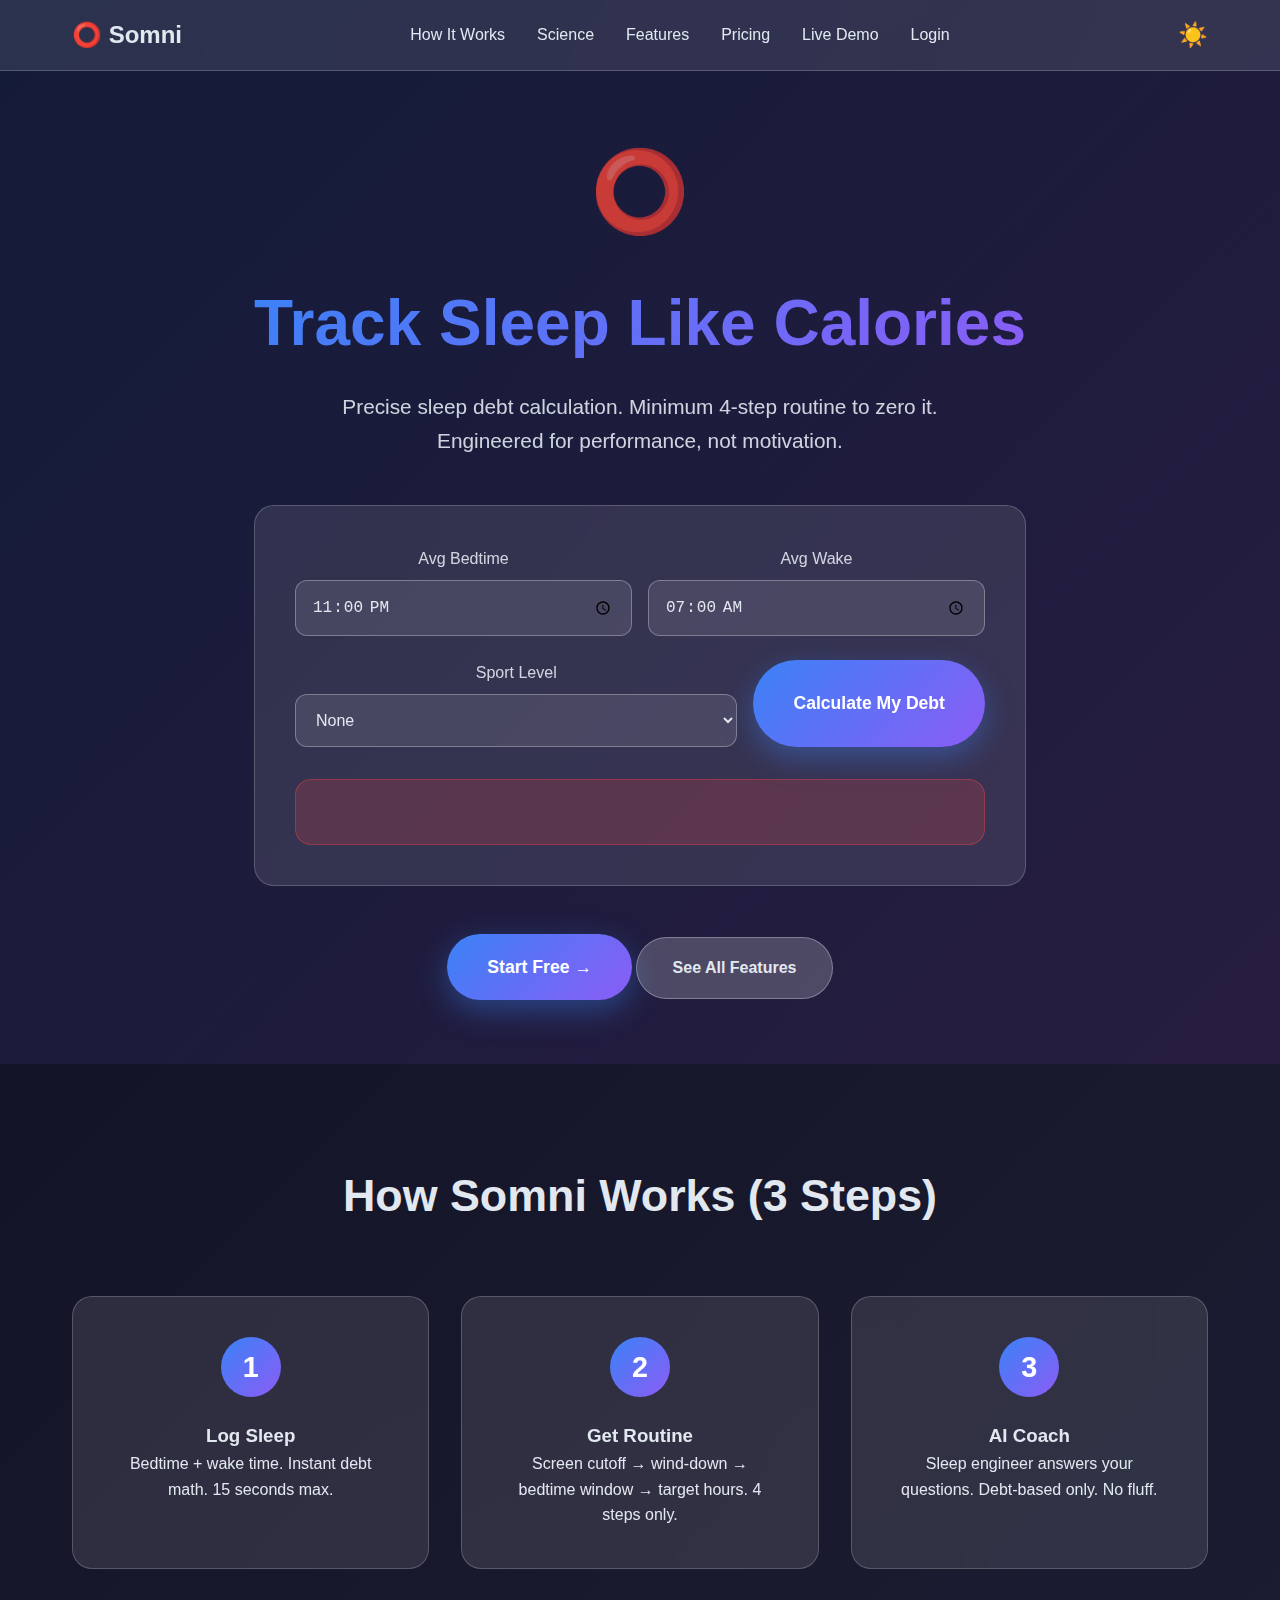
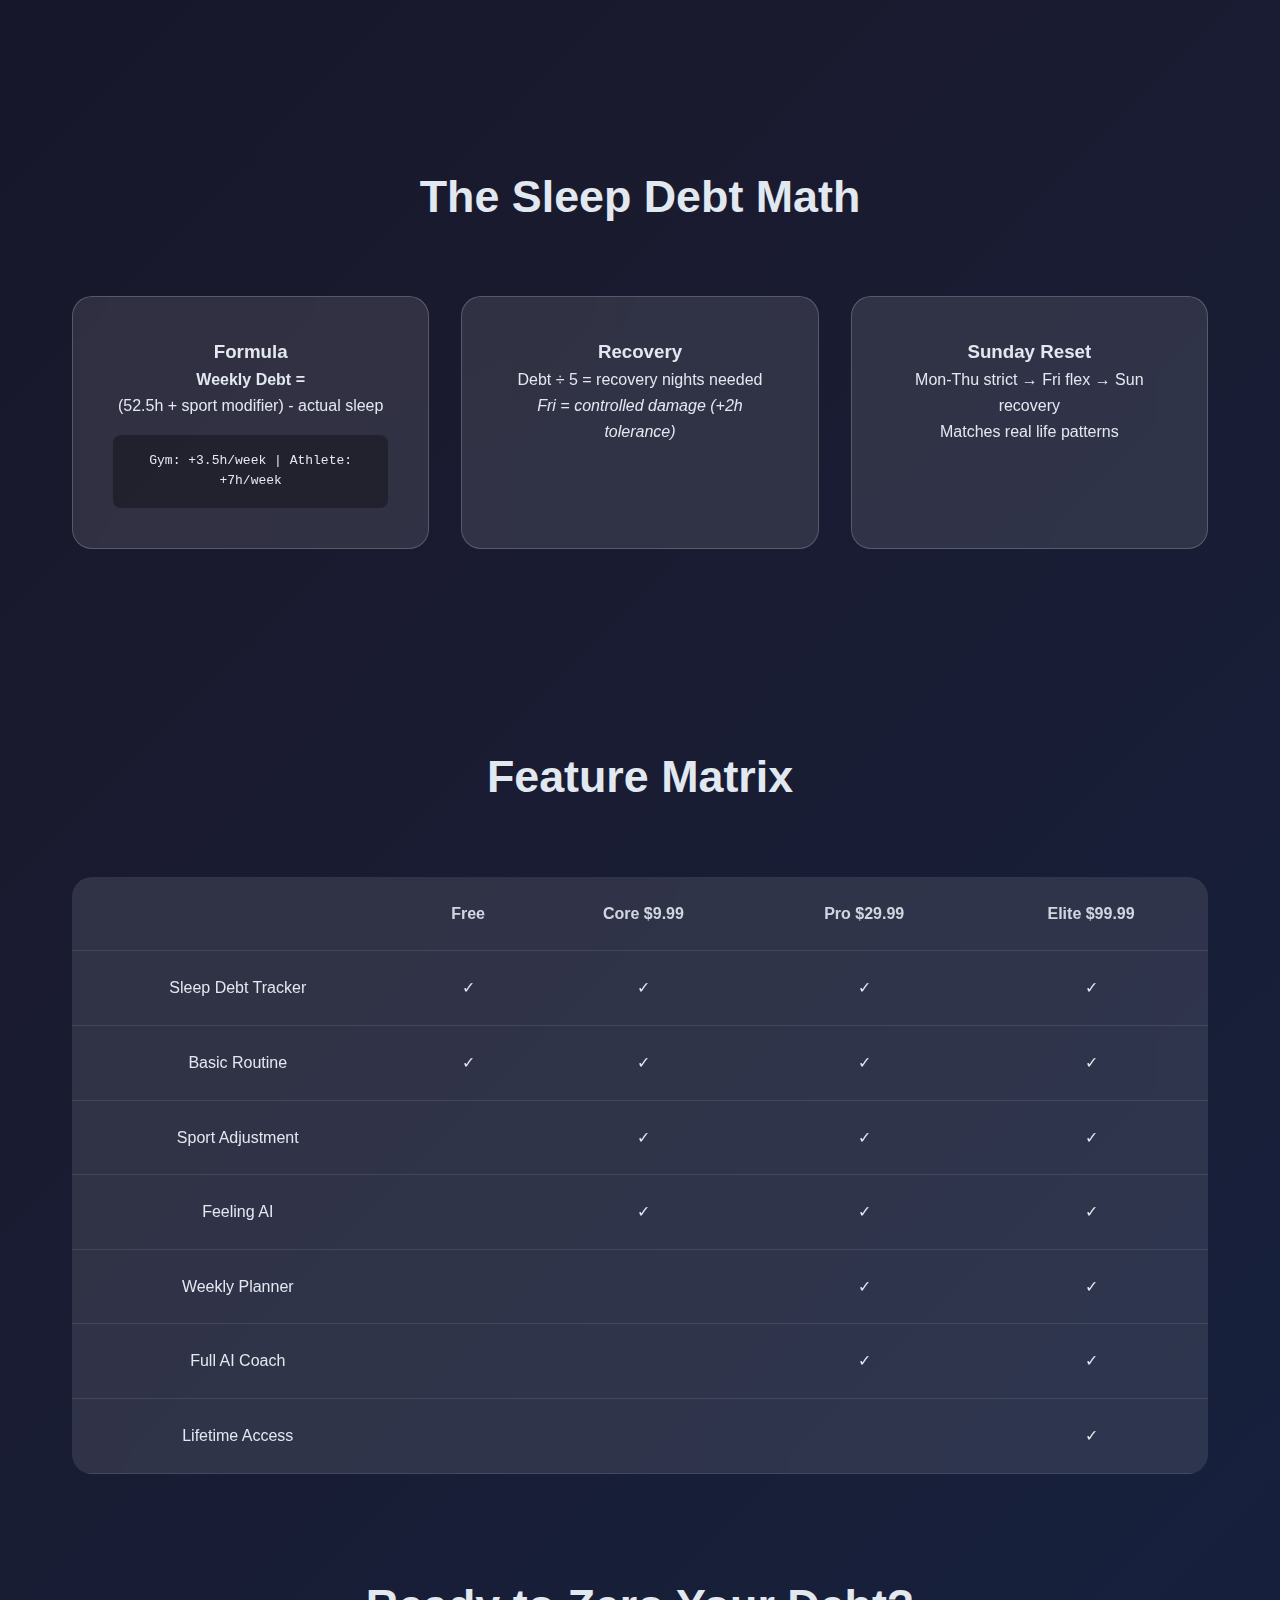
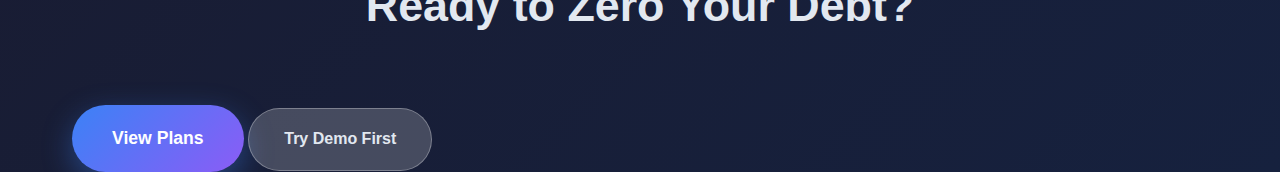
<file: index.html>
<!DOCTYPE html>
<html lang="en">
<head>
    <meta charset="UTF-8">
    <meta name="viewport" content="width=device-width, initial-scale=1.0">
    <title>Somni AI - Track Sleep Like Calories</title>
    <link rel="stylesheet" href="style.css">
    <link rel="manifest" href="manifest.json">
    <meta name="theme-color" content="#3b82f6">
</head>
<body class="dark-mode">
    <nav class="navbar">
        <div class="nav-container">
            <div class="logo">⭕ Somni</div>
            <ul class="nav-menu">
                <li><a href="#how">How It Works</a></li>
                <li><a href="#science">Science</a></li>
                <li><a href="#features">Features</a></li>
                <li><a href="pricing.html">Pricing</a></li>
                <li><a href="demo.html">Live Demo</a></li>
                <li><a href="login.html">Login</a></li>
            </ul>
            <div class="theme-toggle">🌙</div>
        </div>
    </nav>

    <section class="hero">
        <div class="hero-content">
            <div class="logo-symbol">⭕</div>
            <h1>Track Sleep Like Calories</h1>
            <p class="hero-subtitle">Precise sleep debt calculation. Minimum 4-step routine to zero it. Engineered for performance, not motivation.</p>
            
            <div class="demo-calculator">
                <div class="input-row">
                    <div class="input-group">
                        <label>Avg Bedtime</label>
                        <input type="time" id="demo-bed" value="23:00">
                    </div>
                    <div class="input-group">
                        <label>Avg Wake</label>
                        <input type="time" id="demo-wake" value="07:00">
                    </div>
                </div>
                <div class="input-row">
                    <div class="input-group">
                        <label>Sport Level</label>
                        <select id="demo-sport">
                            <option value="0">None</option>
                            <option value="0.5">Gym (3x/week)</option>
                            <option value="1">Athlete (daily)</option>
                        </select>
                    </div>
                    <button class="cta-primary" onclick="calculateDemoDebt()">Calculate My Debt</button>
                </div>
                <div id="demo-result" class="demo-result"></div>
            </div>

            <div class="hero-buttons">
                <a href="signup.html" class="cta-primary">Start Free →</a>
                <a href="#features" class="cta-secondary">See All Features</a>
            </div>
        </div>
    </section>

    <section id="how" class="section how-works">
        <div class="container">
            <h2>How Somni Works (3 Steps)</h2>
            <div class="process-grid">
                <div class="process-step">
                    <div class="step-number">1</div>
                    <h3>Log Sleep</h3>
                    <p>Bedtime + wake time. Instant debt math. 15 seconds max.</p>
                </div>
                <div class="process-step">
                    <div class="step-number">2</div>
                    <h3>Get Routine</h3>
                    <p>Screen cutoff → wind-down → bedtime window → target hours. 4 steps only.</p>
                </div>
                <div class="process-step">
                    <div class="step-number">3</div>
                    <h3>AI Coach</h3>
                    <p>Sleep engineer answers your questions. Debt-based only. No fluff.</p>
                </div>
            </div>
        </div>
    </section>

    <section id="science" class="section science">
        <div class="container">
            <h2>The Sleep Debt Math</h2>
            <div class="science-grid">
                <div class="science-card">
                    <h3>Formula</h3>
                    <p><strong>Weekly Debt =</strong><br>(52.5h + sport modifier) - actual sleep</p>
                    <div class="formula">Gym: +3.5h/week | Athlete: +7h/week</div>
                </div>
                <div class="science-card">
                    <h3>Recovery</h3>
                    <p>Debt ÷ 5 = recovery nights needed<br><em>Fri = controlled damage (+2h tolerance)</em></p>
                </div>
                <div class="science-card">
                    <h3>Sunday Reset</h3>
                    <p>Mon-Thu strict → Fri flex → Sun recovery<br>Matches real life patterns</p>
                </div>
            </div>
        </div>
    </section>

    <section id="features" class="section features">
        <div class="container">
            <h2>Feature Matrix</h2>
            <div class="features-table">
                <table>
                    <thead>
                        <tr><th></th><th>Free</th><th>Core $9.99</th><th>Pro $29.99</th><th>Elite $99.99</th></tr>
                    </thead>
                    <tbody>
                        <tr><td>Sleep Debt Tracker</td><td>✓</td><td>✓</td><td>✓</td><td>✓</td></tr>
                        <tr><td>Basic Routine</td><td>✓</td><td>✓</td><td>✓</td><td>✓</td></tr>
                        <tr><td>Sport Adjustment</td><td></td><td>✓</td><td>✓</td><td>✓</td></tr>
                        <tr><td>Feeling AI</td><td></td><td>✓</td><td>✓</td><td>✓</td></tr>
                        <tr><td>Weekly Planner</td><td></td><td></td><td>✓</td><td>✓</td></tr>
                        <tr><td>Full AI Coach</td><td></td><td></td><td>✓</td><td>✓</td></tr>
                        <tr><td>Lifetime Access</td><td></td><td></td><td></td><td>✓</td></tr>
                    </tbody>
                </table>
            </div>
        </div>
    </section>

    <section class="cta-section">
        <div class="container">
            <h2>Ready to Zero Your Debt?</h2>
            <div class="cta-buttons">
                <a href="pricing.html" class="cta-primary">View Plans</a>
                <a href="demo.html" class="cta-secondary">Try Demo First</a>
            </div>
        </div>
    </section>

    <script src="script.js"></script>
</body>
</html>
</file>
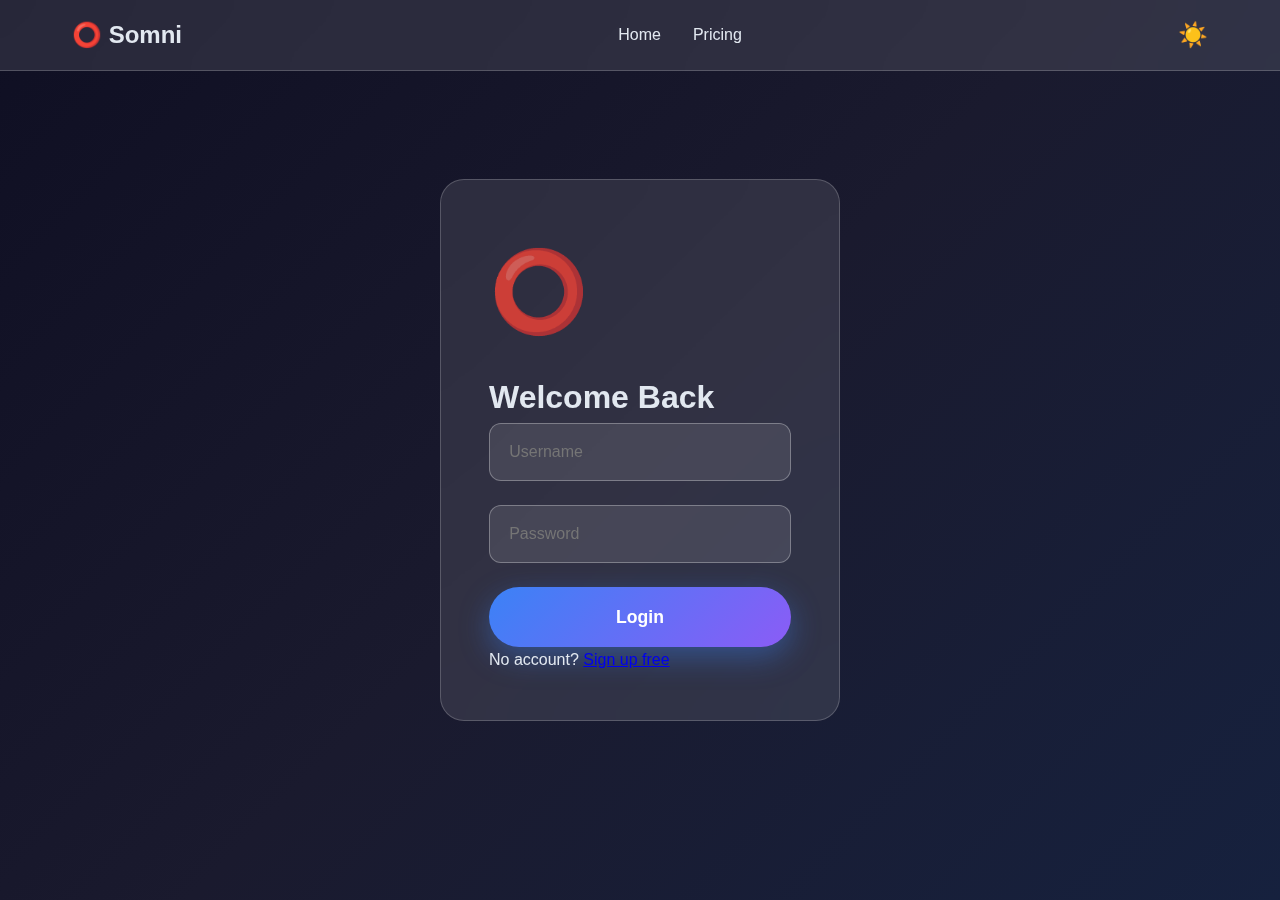
<file: dashboard.html>
<!DOCTYPE html>
<html lang="en">
<head>
    <meta charset="UTF-8">
    <meta name="viewport" content="width=device-width, initial-scale=1.0">
    <title>Dashboard - Somni AI</title>
    <link rel="stylesheet" href="style.css">
</head>
<body class="dark-mode">
    <nav class="navbar app-nav">
        <div class="nav-container">
            <div class="logo">⭕ Somni</div>
            <ul class="nav-menu">
                <li><a href="dashboard.html" class="active">Debt</a></li>
                <li><a href="log-sleep.html">Log</a></li>
                <li><a href="routine.html">Tonight</a></li>
                <li><a href="coach.html">Coach</a></li>
                <li><a href="feeling.html" id="feeling-link" class="locked">Feeling</a></li>
                <li><a href="weekly.html" id="weekly-link" class="locked">Weekly</a></li>
                <li><a href="pricing.html">Upgrade</a></li>
                <li><a href="settings.html">⚙️</a></li>
            </ul>
            <div class="theme-toggle">🌙</div>
        </div>
    </nav>

    <section class="dashboard-hero">
        <div class="container">
            <div class="debt-metrics">
                <div class="debt-display">
                    <h1 id="current-debt">0.0h</h1>
                    <p id="debt-label">Weekly sleep debt</p>
                </div>
                <div class="last-night">
                    <h3>Last Night</h3>
                    <p id="last-night">--</p>
                </div>
            </div>
            
            <div class="quick-actions">
                <a href="log-sleep.html" class="cta-primary">Log Last Night</a>
                <a href="routine.html" class="cta-secondary">Tonight's Routine</a>
                <a href="coach.html" class="cta-secondary">Ask Coach</a>
            </div>

            <div class="plan-status">
                <span id="plan-badge">Free Plan</span>
                <a href="pricing.html" class="upgrade-link">Upgrade →</a>
            </div>
        </div>
    </section>

    <script src="script.js"></script>
</body>
</html>
</file>
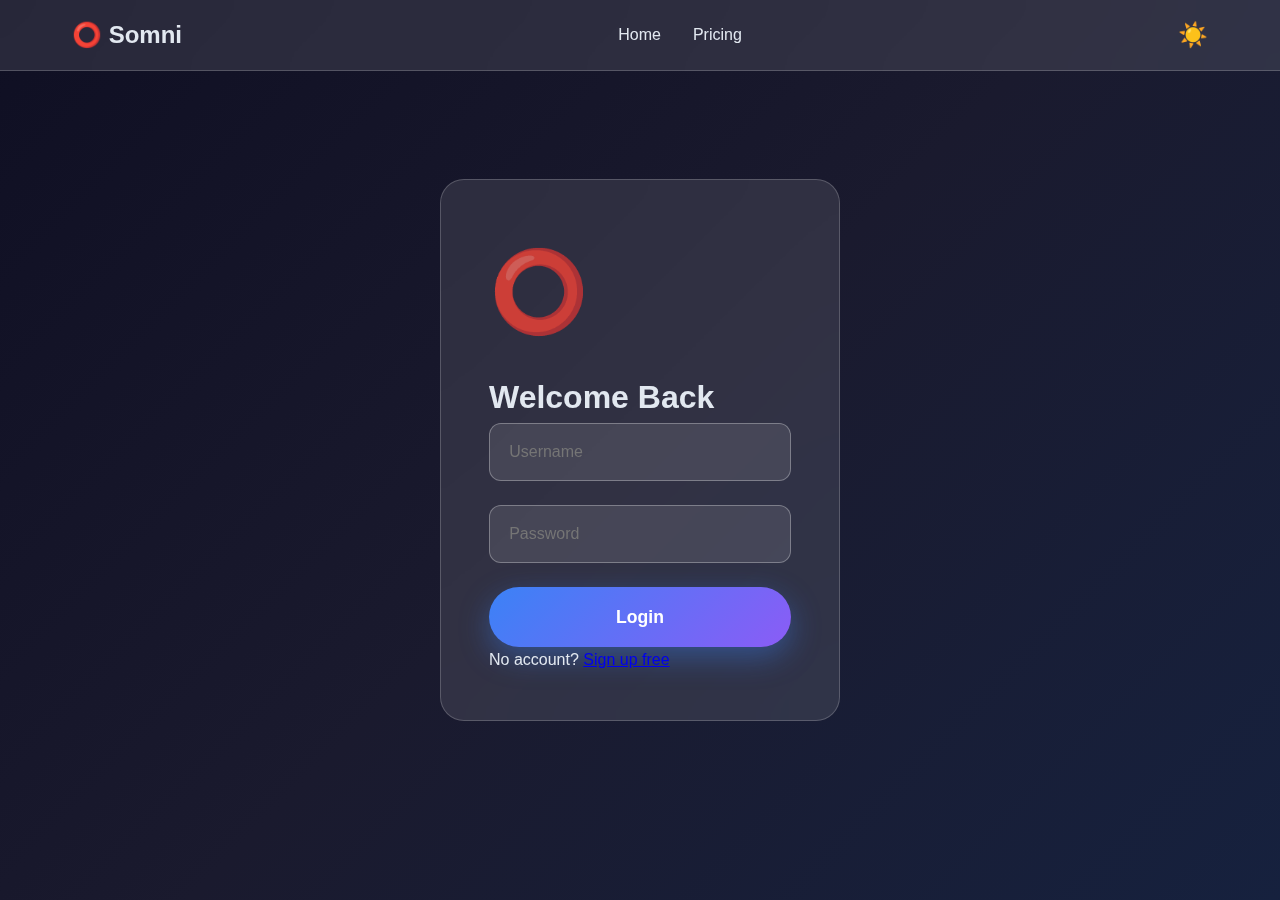
<file: login.html>
<!DOCTYPE html>
<html lang="en">
<head>
    <meta charset="UTF-8">
    <meta name="viewport" content="width=device-width, initial-scale=1.0">
    <title>Login - Somni AI</title>
    <link rel="stylesheet" href="style.css">
</head>
<body class="dark-mode">
    <nav class="navbar">
        <div class="nav-container">
            <div class="logo">⭕ Somni</div>
            <ul class="nav-menu">
                <li><a href="index.html">Home</a></li>
                <li><a href="pricing.html">Pricing</a></li>
            </ul>
            <div class="theme-toggle">🌙</div>
        </div>
    </nav>

    <section class="auth-section">
        <div class="auth-container">
            <div class="logo-symbol">⭕</div>
            <h1>Welcome Back</h1>
            <form id="login-form" onsubmit="handleLogin(event)">
                <input type="text" id="login-username" placeholder="Username" required class="form-input">
                <input type="password" id="login-password" placeholder="Password" required class="form-input">
                <button type="submit" class="cta-primary full-width">Login</button>
            </form>
            <p class="auth-link">No account? <a href="signup.html">Sign up free</a></p>
        </div>
    </section>

    <script src="script.js"></script>
</body>
</html>
</file>
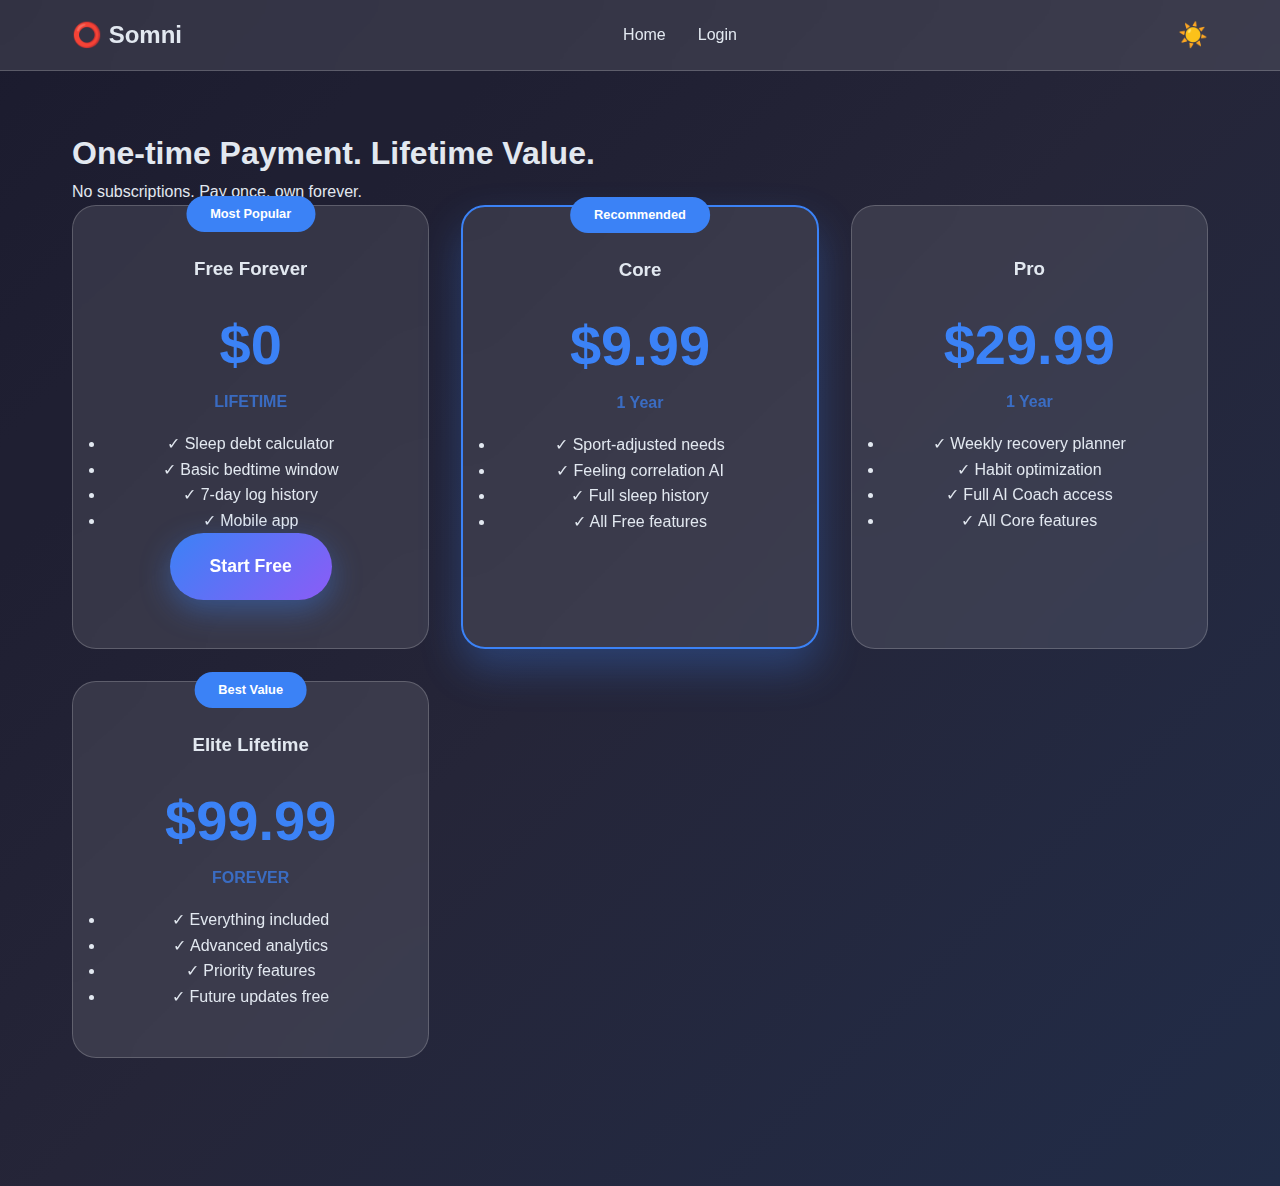
<file: pricing.html>
<!DOCTYPE html>
<html lang="en">
<head>
    <meta charset="UTF-8">
    <meta name="viewport" content="width=device-width, initial-scale=1.0">
    <title>Pricing - Somni AI</title>
    <link rel="stylesheet" href="style.css">
    <script src="https://www.paypal.com/sdk/js?client-id=BAAkG-FXxYga_FNSogVneiRPidsy1Xyx_5-isM0kwA7ygPTSXyYH3HxxQ9H0RcW_JLdAV25pUyDiR0F4Bw&components=hosted-buttons&disable-funding=venmo&currency=USD"></script>
</head>
<body class="dark-mode">
    <nav class="navbar">
        <div class="nav-container">
            <div class="logo">⭕ Somni</div>
            <ul class="nav-menu">
                <li><a href="index.html">Home</a></li>
                <li><a href="login.html">Login</a></li>
            </ul>
            <div class="theme-toggle">🌙</div>
        </div>
    </nav>

    <section class="pricing-hero">
        <div class="container">
            <h1>One-time Payment. Lifetime Value.</h1>
            <p class="pricing-subtitle">No subscriptions. Pay once, own forever.</p>
            
            <!-- HIDDEN PROMO (Only you know - Inspect Element) -->
            <div id="promo-section" style="display:none; padding:2rem; background:rgba(255,255,255,0.1); border-radius:20px; margin:2rem 0; text-align:center;">
                <input type="text" id="promo-input" placeholder="Promo code" style="padding:1rem; border-radius:12px; border:1px solid rgba(255,255,255,0.3); background:rgba(255,255,255,0.1); color:inherit; width:300px;">
                <button class="cta-primary" onclick="applyPromo()" style="margin-left:1rem;">Unlock Elite</button>
            </div>

            <div class="pricing-grid">
                <div class="price-card free">
                    <div class="plan-badge">Most Popular</div>
                    <h3>Free Forever</h3>
                    <div class="price">$0<span>LIFETIME</span></div>
                    <ul>
                        <li>✓ Sleep debt calculator</li>
                        <li>✓ Basic bedtime window</li>
                        <li>✓ 7-day log history</li>
                        <li>✓ Mobile app</li>
                    </ul>
                    <a href="signup.html" class="cta-primary">Start Free</a>
                </div>

                <div class="price-card core popular">
                    <div class="plan-badge">Recommended</div>
                    <h3>Core</h3>
                    <div class="price">$9.99<span>1 Year</span></div>
                    <ul>
                        <li>✓ Sport-adjusted needs</li>
                        <li>✓ Feeling correlation AI</li>
                        <li>✓ Full sleep history</li>
                        <li>✓ All Free features</li>
                    </ul>
                    <div id="paypal-core"></div>
                </div>

                <div class="price-card pro">
                    <h3>Pro</h3>
                    <div class="price">$29.99<span>1 Year</span></div>
                    <ul>
                        <li>✓ Weekly recovery planner</li>
                        <li>✓ Habit optimization</li>
                        <li>✓ Full AI Coach access</li>
                        <li>✓ All Core features</li>
                    </ul>
                    <div id="paypal-pro"></div>
                </div>

                <div class="price-card elite">
                    <div class="plan-badge">Best Value</div>
                    <h3>Elite Lifetime</h3>
                    <div class="price">$99.99<span>FOREVER</span></div>
                    <ul>
                        <li>✓ Everything included</li>
                        <li>✓ Advanced analytics</li>
                        <li>✓ Priority features</li>
                        <li>✓ Future updates free</li>
                    </ul>
                    <div id="paypal-elite"></div>
                </div>
            </div>
        </div>
    </section>

    <script src="script.js"></script>
    <script>
        // PayPal Buttons with Plan Unlocks
        paypal.HostedButtons({
            hostedButtonId: "PXP2X6MMCT2XJ",
            onApproved: function() {
                setPlan('core');
                window.location.href = 'dashboard.html?plan=core';
            }
        }).render("#paypal-core");

        paypal.HostedButtons({
            hostedButtonId: "Z5PAEPZMQ5HD2",
            onApproved: function() {
                setPlan('pro');
                window.location.href = 'dashboard.html?plan=pro';
            }
        }).render("#paypal-pro");

        paypal.HostedButtons({
            hostedButtonId: "MNTEEM7ZNE4NJ",
            onApproved: function() {
                setPlan('elite');
                window.location.href = 'dashboard.html?plan=elite';
            }
        }).render("#paypal-elite");
    </script>
</body>
</html>
</file>
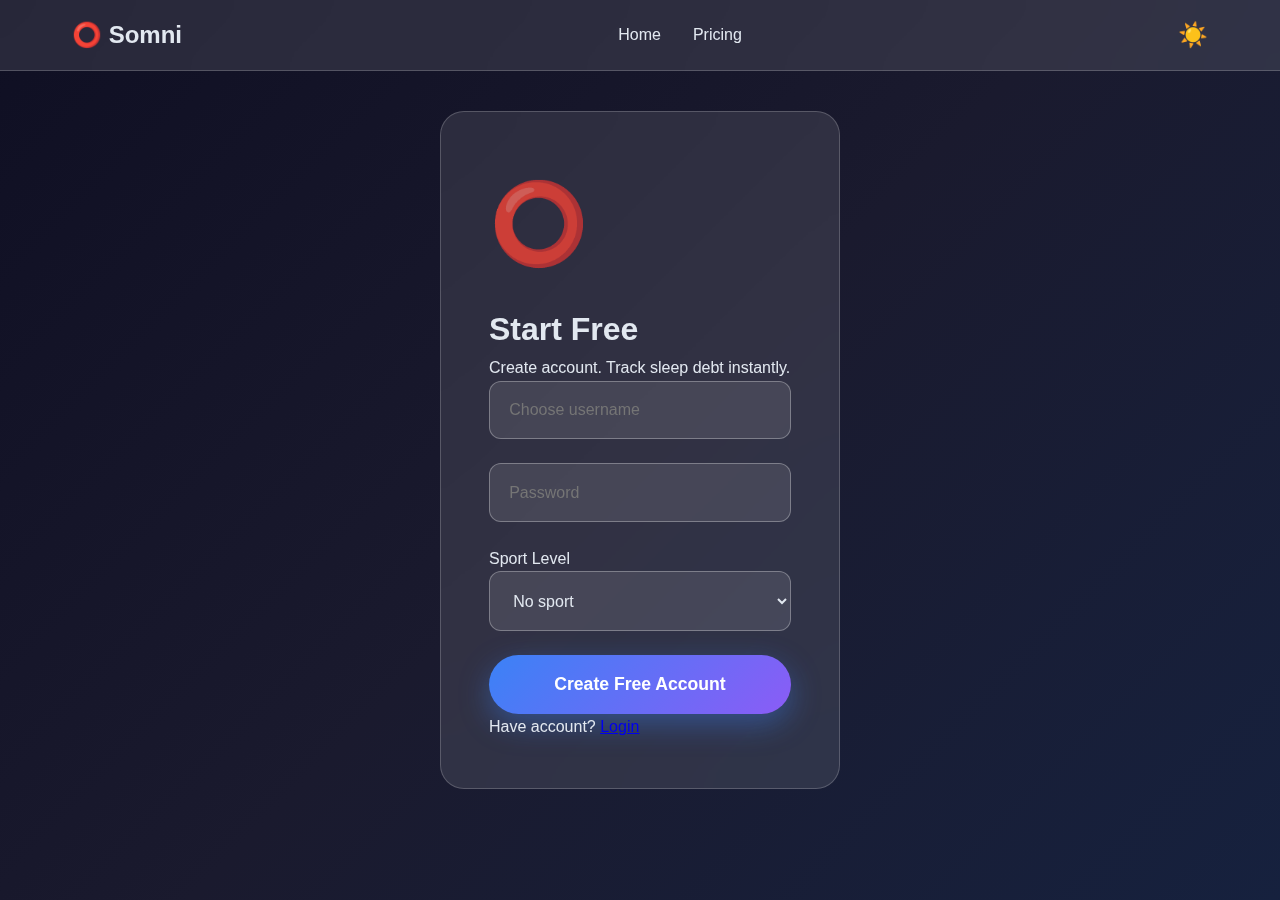
<file: signup.html>
<!DOCTYPE html>
<html lang="en">
<head>
    <meta charset="UTF-8">
    <meta name="viewport" content="width=device-width, initial-scale=1.0">
    <title>Sign Up - Somni AI</title>
    <link rel="stylesheet" href="style.css">
</head>
<body class="dark-mode">
    <nav class="navbar">
        <div class="nav-container">
            <div class="logo">⭕ Somni</div>
            <ul class="nav-menu">
                <li><a href="index.html">Home</a></li>
                <li><a href="pricing.html">Pricing</a></li>
            </ul>
            <div class="theme-toggle">🌙</div>
        </div>
    </nav>

    <section class="auth-section">
        <div class="auth-container">
            <div class="logo-symbol">⭕</div>
            <h1>Start Free</h1>
            <p class="auth-subtitle">Create account. Track sleep debt instantly.</p>
            <form id="signup-form" onsubmit="handleSignup(event)">
                <input type="text" id="signup-username" placeholder="Choose username" required class="form-input">
                <input type="password" id="signup-password" placeholder="Password" required class="form-input">
                <div class="sport-selector">
                    <label>Sport Level</label>
                    <select id="signup-sport" class="form-input">
                        <option value="none">No sport</option>
                        <option value="gym">Gym (3x/week)</option>
                        <option value="athlete">Athlete (daily)</option>
                    </select>
                </div>
                <button type="submit" class="cta-primary full-width">Create Free Account</button>
            </form>
            <p class="auth-link">Have account? <a href="login.html">Login</a></p>
        </div>
    </section>

    <script src="script.js"></script>
</body>
</html>
</file>
<file: style.css>
* { margin: 0; padding: 0; box-sizing: border-box; }
body { 
    font-family: -apple-system, BlinkMacSystemFont, 'Segoe UI', sans-serif;
    line-height: 1.6; transition: all 0.3s ease;
}
body.dark-mode { 
    background: linear-gradient(135deg, #0f0f23 0%, #1a1a2e 50%, #16213e 100%);
    color: #e2e8f0;
}
body.light-mode { 
    background: linear-gradient(135deg, #f8fafc 0%, #e2e8f0 50%, #cbd5e1 100%);
    color: #1e293b;
}

/* Navbar */
.navbar { position: fixed; top: 0; width: 100%; backdrop-filter: blur(20px); background: rgba(255,255,255,0.1); border-bottom: 1px solid rgba(255,255,255,0.2); z-index: 1000; }
.nav-container { max-width: 1200px; margin: 0 auto; padding: 1rem 2rem; display: flex; justify-content: space-between; align-items: center; }
.logo { font-size: 1.5rem; font-weight: 800; }
.nav-menu { display: flex; list-style: none; gap: 2rem; }
.nav-menu a { color: inherit; text-decoration: none; font-weight: 500; transition: opacity 0.3s; }
.nav-menu a:hover, .nav-menu a.active { opacity: 0.8; }
.theme-toggle { font-size: 1.5rem; cursor: pointer; transition: transform 0.3s; }
.theme-toggle:hover { transform: scale(1.2); }

/* Hero */
.hero { min-height: 100vh; display: flex; align-items: center; padding: 8rem 2rem 4rem; background: linear-gradient(135deg, rgba(59,130,246,0.1) 0%, rgba(147,51,234,0.1) 100%); }
.hero-content { max-width: 900px; margin: 0 auto; text-align: center; }
.logo-symbol { font-size: 5rem; margin-bottom: 1rem; opacity: 0.8; }
.hero h1 { font-size: clamp(2.5rem, 5vw, 4.5rem); font-weight: 800; margin-bottom: 1rem; background: linear-gradient(135deg, #3b82f6, #8b5cf6); -webkit-background-clip: text; -webkit-text-fill-color: transparent; }
.hero-subtitle { font-size: 1.3rem; opacity: 0.9; max-width: 700px; margin: 0 auto 3rem; }

/* Demo Calculator */
.demo-calculator { background: rgba(255,255,255,0.1); backdrop-filter: blur(20px); border-radius: 20px; padding: 2.5rem; margin: 3rem 0; border: 1px solid rgba(255,255,255,0.2); }
.input-row { display: flex; gap: 1rem; margin-bottom: 1.5rem; flex-wrap: wrap; }
.input-group { flex: 1; min-width: 200px; }
.input-group label { display: block; margin-bottom: 0.5rem; font-weight: 500; opacity: 0.9; }
.input-group input, .input-group select { width: 100%; padding: 1rem; border: 1px solid rgba(255,255,255,0.3); border-radius: 12px; background: rgba(255,255,255,0.1); color: inherit; font-size: 1rem; }
.demo-result { margin-top: 2rem; padding: 2rem; background: rgba(239,68,68,0.2); border-radius: 16px; border: 1px solid rgba(239,68,68,0.4); }

/* Buttons */
.cta-primary { padding: 1.2rem 2.5rem; background: linear-gradient(135deg, #3b82f6, #8b5cf6); color: white; border: none; border-radius: 50px; font-weight: 600; cursor: pointer; transition: all 0.3s; box-shadow: 0 10px 30px rgba(59,130,246,0.4); text-decoration: none; display: inline-block; font-size: 1.1rem; }
.cta-primary:hover { transform: translateY(-2px); box-shadow: 0 15px 40px rgba(59,130,246,0.5); }
.cta-secondary { padding: 1.1rem 2.2rem; background: rgba(255,255,255,0.2); color: inherit; border: 1px solid rgba(255,255,255,0.3); border-radius: 50px; font-weight: 600; cursor: pointer; transition: all 0.3s; text-decoration: none; display: inline-block; }
.cta-secondary:hover { background: rgba(255,255,255,0.3); transform: translateY(-1px); }
.full-width { width: 100%; }

/* Sections */
.section { padding: 6rem 0; }
.container { max-width: 1200px; margin: 0 auto; padding: 0 2rem; }
h2 { text-align: center; font-size: 2.8rem; font-weight: 700; margin-bottom: 4rem; }

/* Process Grid */
.process-grid, .science-grid { display: grid; grid-template-columns: repeat(auto-fit, minmax(320px, 1fr)); gap: 2rem; }
.process-step, .science-card { background: rgba(255,255,255,0.1); backdrop-filter: blur(20px); border-radius: 20px; padding: 2.5rem; text-align: center; border: 1px solid rgba(255,255,255,0.2); transition: transform 0.3s; }
.process-step:hover, .science-card:hover { transform: translateY(-8px); }
.step-number { width: 60px; height: 60px; background: linear-gradient(135deg, #3b82f6, #8b5cf6); border-radius: 50%; display: flex; align-items: center; justify-content: center; font-size: 1.8rem; font-weight: 800; color: white; margin: 0 auto 1.5rem; }
.formula { background: rgba(0,0,0,0.3); padding: 1rem; border-radius: 8px; font-family: monospace; margin-top: 1rem; }

/* Features Table */
.features-table { overflow-x: auto; background: rgba(255,255,255,0.1); border-radius: 20px; backdrop-filter: blur(20px); }
table { width: 100%; border-collapse: collapse; }
th, td { padding: 1.5rem 1rem; text-align: center; border-bottom: 1px solid rgba(255,255,255,0.1); }
th { font-weight: 600; opacity: 0.9; }
.popular { border: 2px solid #3b82f6 !important; }

/* Pricing */
.pricing-hero { padding: 8rem 0; background: rgba(255,255,255,0.05); }
.pricing-grid { display: grid; grid-template-columns: repeat(auto-fit, minmax(280px, 1fr)); gap: 2rem; }
.price-card { background: rgba(255,255,255,0.1); backdrop-filter: blur(20px); border-radius: 24px; padding: 3rem 2rem; text-align: center; border: 1px solid rgba(255,255,255,0.2); transition: all 0.3s; position: relative; }
.price-card:hover { transform: translateY(-10px); border-color: rgba(59,130,246,0.5); }
.price-card.popular { border-color: #3b82f6; box-shadow: 0 20px 40px rgba(59,130,246,0.3); }
.plan-badge { position: absolute; top: -10px; left: 50%; transform: translateX(-50%); background: #3b82f6; color: white; padding: 0.5rem 1.5rem; border-radius: 20px; font-size: 0.8rem; font-weight: 600; }
.price { font-size: 3.5rem; font-weight: 800; color: #3b82f6; margin: 1rem 0; }
.price span { font-size: 1rem; opacity: 0.7; display: block; }

/* Auth */
.auth-section { min-height: 100vh; display: flex; align-items: center; justify-content: center; padding: 2rem; }
.auth-container { background: rgba(255,255,255,0.1); backdrop-filter: blur(20px); border-radius: 24px; padding: 3rem; max-width: 400px; width: 100%; border: 1px solid rgba(255,255,255,0.2); }
.form-input { width: 100%; padding: 1.2rem; border: 1px solid rgba(255,255,255,0.3); border-radius: 12px; background: rgba(255,255,255,0.1); color: inherit; font-size: 1rem; margin-bottom: 1.5rem; transition: border-color 0.3s; }
.form-input:focus { outline: none; border-color: #3b82f6; }

/* Dashboard */
.dashboard-hero { padding: 8rem 2rem 4rem; }
.debt-display h1 { font-size: 8rem; font-weight: 800; background: linear-gradient(135deg, #ef4444, #f59e0b); -webkit-background-clip: text; -webkit-text-fill-color: transparent; margin-bottom: 0.5rem; text-align: center; }
.quick-actions { display: flex; gap: 1rem; justify-content: center; flex-wrap: wrap; margin: 3rem 0; }
.plan-status { text-align: center; margin-top: 2rem; }
.locked { opacity: 0.5; font-style: italic; }

/* Responsive */
@media (max-width: 768px) {
    .nav-menu { display: none; }
    .input-row { flex-direction: column; }
    .quick-actions { flex-direction: column; align-items: center; }
    .pricing-grid { grid-template-columns: 1fr; }
}
</file>
